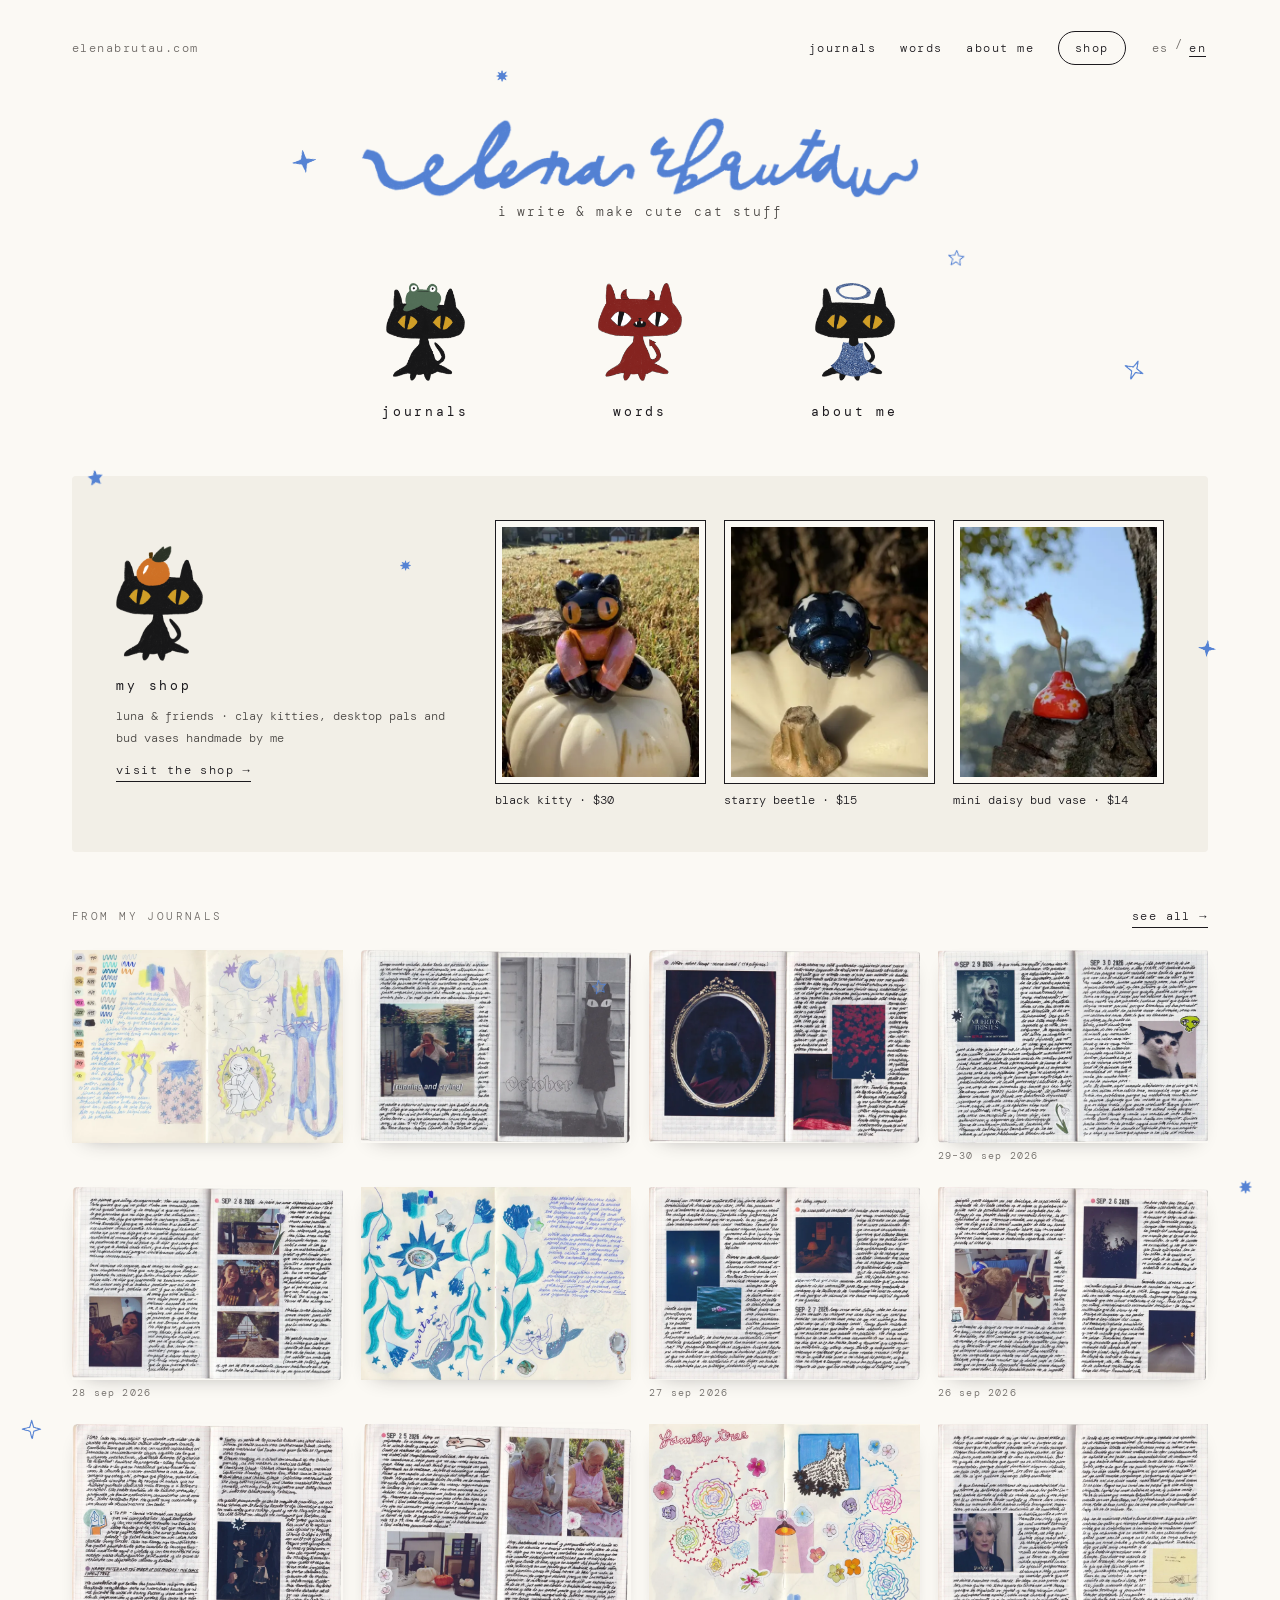
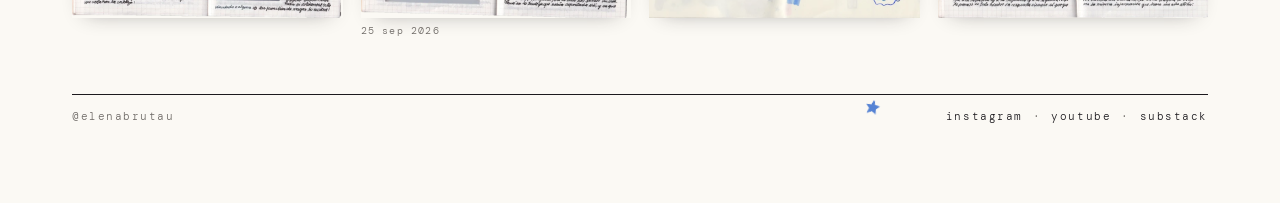
<file: index.html>
<!doctype html>
<html lang="en" data-lang="en">
<head>
<meta charset="utf-8">
<meta name="viewport" content="width=device-width, initial-scale=1">
<title>elena brutau</title>
<meta name="description" content="I write & make cute cat stuff. Journals, words and luna & friends — clay and stickers made by hand.">
<link rel="icon" href="img/v2/gato-rana.png">
<meta property="og:title" content="elena brutau">
<meta property="og:description" content="I write & make cute cat stuff. Journals, words and luna & friends — clay and stickers made by hand.">
<meta property="og:image" content="https://elenabrutau.com/img/v2/nombre.png">
<link rel="preconnect" href="https://fonts.googleapis.com">
<link rel="preconnect" href="https://fonts.gstatic.com" crossorigin>
<link href="https://fonts.googleapis.com/css2?family=DM+Mono:wght@300;400&display=swap" rel="stylesheet">
<link rel="stylesheet" href="site.css?v=20261015b">
</head>
<body>
<main class="pagina">
<img class="estrella" src="img/v2/estrella-e8.png" alt="" aria-hidden="true" style="width:12px;top:70px;left:38%">
<img class="estrella" src="img/v2/estrella-e4.png" alt="" aria-hidden="true" style="width:24px;top:150px;left:21%;transform:rotate(-8deg)">
<img class="estrella" src="img/v2/estrella-e5l.png" alt="" aria-hidden="true" style="width:16px;top:250px;right:23%;transform:rotate(10deg)">
<img class="estrella lejos" src="img/v2/estrella-e4l.png" alt="" aria-hidden="true" style="width:20px;top:360px;right:8%;transform:rotate(14deg)">
<img class="estrella lejos" src="img/v2/estrella-e5.png" alt="" aria-hidden="true" style="width:15px;top:470px;left:4%;transform:rotate(-12deg)">
<img class="estrella lejos" src="img/v2/estrella-e8.png" alt="" aria-hidden="true" style="width:11px;top:560px;left:30%">
<img class="estrella lejos" src="img/v2/estrella-e4.png" alt="" aria-hidden="true" style="width:18px;top:640px;right:2%;transform:rotate(6deg)">
<img class="estrella lejos" src="img/v2/estrella-e5l.png" alt="" aria-hidden="true" style="width:14px;top:980px;left:46%;transform:rotate(-4deg)">
<img class="estrella lejos" src="img/v2/estrella-e8.png" alt="" aria-hidden="true" style="width:13px;top:1180px;right:-1%">
<img class="estrella lejos" src="img/v2/estrella-e4l.png" alt="" aria-hidden="true" style="width:19px;top:1420px;left:-1.5%;transform:rotate(-10deg)">
<img class="estrella lejos" src="img/v2/estrella-e5.png" alt="" aria-hidden="true" style="width:14px;top:1700px;right:30%;transform:rotate(8deg)">
<header class="menu">
<span class="sitio">elenabrutau.com</span>
<nav aria-label="main"><ul>
<li><a href="journals.html"><span class="es">journals</span><span class="en">journals</span></a></li>
<li><a href="words.html"><span class="es">words</span><span class="en">words</span></a></li>
<li><a href="about.html"><span class="es">about me</span><span class="en">about me</span></a></li>
<li><a class="boton-tienda" href="shop.html"><span class="es">shop</span><span class="en">shop</span></a></li>
<li class="idiomas" aria-label="language"><button type="button" data-idioma="es">es</button>/<button type="button" data-idioma="en">en</button></li>
</ul></nav>
</header>
<section class="cabeza">
<h1><img src="img/v2/nombre.png" alt="elena brutau" width="1200" height="178"></h1>
<p><span class="es">escribo y creo gatitos</span><span class="en">i write &amp; make cute cat stuff</span></p>
</section>
<nav class="guardianes" aria-label="sections">
<a class="guardian" href="journals.html"><span class="gato"><img src="img/v2/gato-rana.png" alt="" width="566" height="700"></span><span class="titulo-seccion">journals</span></a>
<a class="guardian" href="words.html"><span class="gato"><img src="img/v2/gato-diablo.png" alt="" width="600" height="700"></span><span class="titulo-seccion">words</span></a>
<a class="guardian" href="about.html"><span class="gato"><img src="img/v2/gato-angel.png" alt="" width="573" height="700"></span><span class="titulo-seccion">about me</span></a>
</nav>
<section class="franja-tienda" aria-label="shop">
<div class="lado">
<img src="img/v2/gato-naranja.png" alt="" width="528" height="700">
<h2><span class="es">mi tienda</span><span class="en">my shop</span></h2>
<p><span class="es">luna &amp; friends · gatitos, desktop pals y floreritos de clay hechos a mano por mí</span><span class="en">luna &amp; friends · clay kitties, desktop pals and bud vases handmade by me</span></p>
<a class="enlace-linea" href="shop.html"><span class="es">ver la tienda →</span><span class="en">visit the shop →</span></a>
</div>
<div class="productos">
<a class="producto" href="shop.html"><span class="foto real"><img src="img/tienda/gatito-1-mini.webp" alt="" loading="lazy" width="440" height="550"></span><span><span class="es">gatito negro · $30</span><span class="en">black kitty · $30</span></span></a>
<a class="producto" href="shop.html"><span class="foto real"><img src="img/tienda/escarabajo-1-mini.webp" alt="" loading="lazy" width="440" height="550"></span><span><span class="es">escarabajo de estrellas · $15</span><span class="en">starry beetle · $15</span></span></a>
<a class="producto" href="shop.html"><span class="foto real"><img src="img/tienda/margaritas-1-mini.webp" alt="" loading="lazy" width="440" height="550"></span><span><span class="es">mini florerito de margaritas · $14</span><span class="en">mini daisy bud vase · $14</span></span></a>
</div>
</section>
<section aria-label="journal">
<div class="encabezado-fila" style="margin-bottom:22px"><p><span class="es">de mis libretas</span><span class="en">from my journals</span></p><a class="enlace-linea" href="journals.html"><span class="es">ver todas →</span><span class="en">see all →</span></a></div>
<div class="paginas" data-diario data-limite="12"></div>
</section>
<footer class="pie">
<span>@elenabrutau</span>
<nav aria-label="social"><a href="https://www.instagram.com/elenabrutau/" target="_blank" rel="noopener">instagram</a> · <a href="https://www.youtube.com/@elenabrutau" target="_blank" rel="noopener">youtube</a> · <a href="https://elenabrutau.substack.com" target="_blank" rel="noopener">substack</a></nav>
</footer>
</main>
<script src="diario.js?v=20261015"></script>
<script src="site.js?v=20261015"></script>
</body>
</html>
</file>
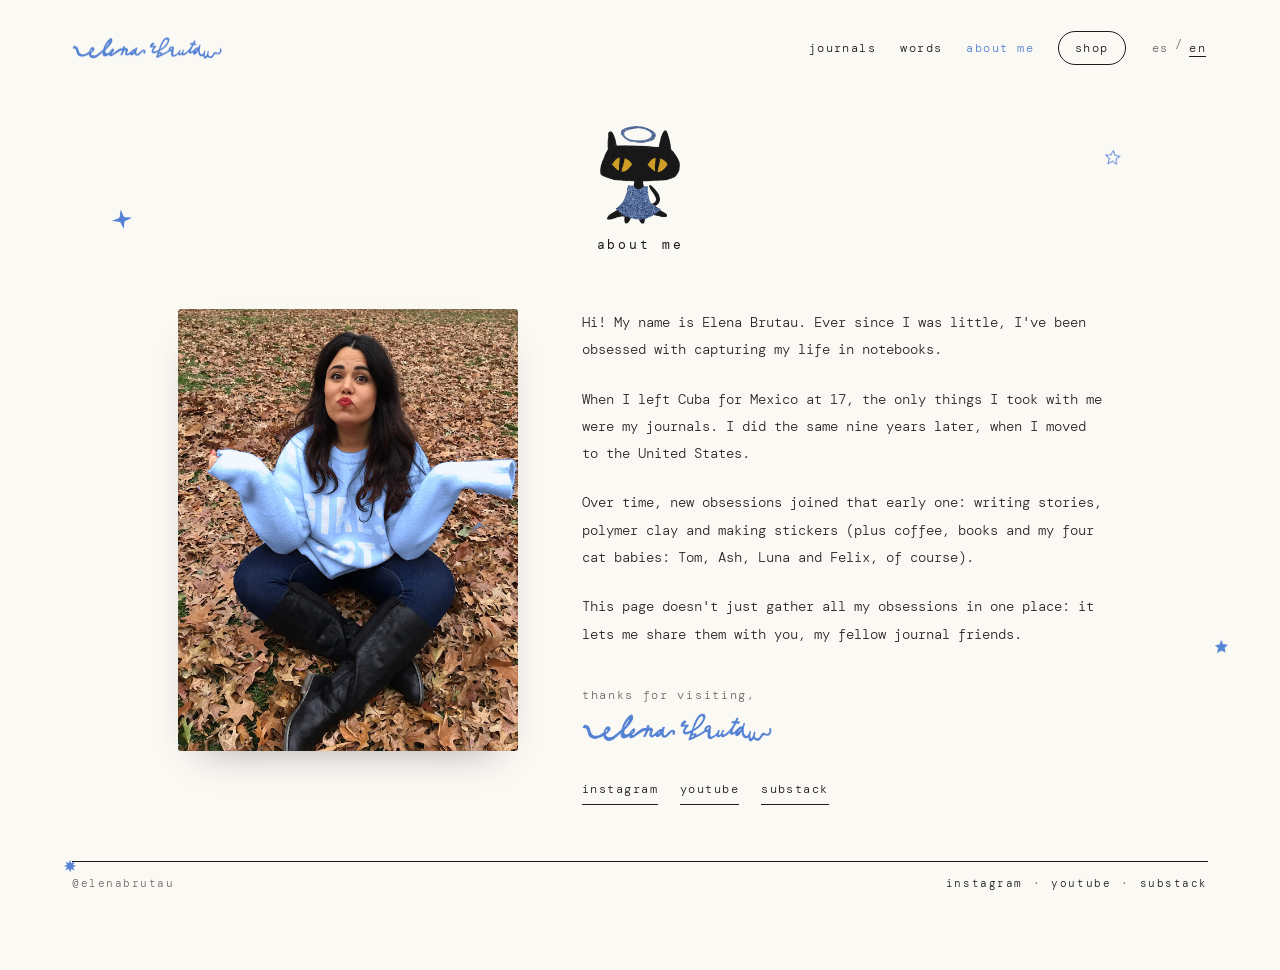
<file: about.html>
<!doctype html>
<html lang="en" data-lang="en">
<head>
<meta charset="utf-8">
<meta name="viewport" content="width=device-width, initial-scale=1">
<title>about me · elena brutau</title>
<meta name="description" content="Hi! I'm Elena Brutau. I capture my life in notebooks, write stories, and make polymer clay pieces and stickers.">
<link rel="icon" href="img/v2/gato-rana.png">
<meta property="og:title" content="about me · elena brutau">
<meta property="og:description" content="Hi! I'm Elena Brutau. I capture my life in notebooks, write stories, and make polymer clay pieces and stickers.">
<meta property="og:image" content="https://elenabrutau.com/img/v2/nombre.png">
<link rel="preconnect" href="https://fonts.googleapis.com">
<link rel="preconnect" href="https://fonts.gstatic.com" crossorigin>
<link href="https://fonts.googleapis.com/css2?family=DM+Mono:wght@300;400&display=swap" rel="stylesheet">
<link rel="stylesheet" href="site.css?v=20261015">
</head>
<body>
<main class="pagina">
<img class="estrella" src="img/v2/estrella-e4.png" alt="" aria-hidden="true" style="width:20px;top:210px;left:6%;transform:rotate(-8deg)">
<img class="estrella" src="img/v2/estrella-e5l.png" alt="" aria-hidden="true" style="width:15px;top:150px;right:10%;transform:rotate(10deg)">
<img class="estrella lejos" src="img/v2/estrella-e8.png" alt="" aria-hidden="true" style="width:12px;top:860px;left:2%">
<img class="estrella lejos" src="img/v2/estrella-e5.png" alt="" aria-hidden="true" style="width:13px;top:640px;right:1%;transform:rotate(-6deg)">
<header class="menu">
<a class="logo" href="./"><img src="img/v2/nombre.png" alt="elena brutau · home" width="1200" height="178"></a>
<nav aria-label="main"><ul>
<li><a href="journals.html"><span class="es">journals</span><span class="en">journals</span></a></li>
<li><a href="words.html"><span class="es">words</span><span class="en">words</span></a></li>
<li><a href="about.html" aria-current="page"><span class="es">about me</span><span class="en">about me</span></a></li>
<li><a class="boton-tienda" href="shop.html"><span class="es">shop</span><span class="en">shop</span></a></li>
<li class="idiomas" aria-label="language"><button type="button" data-idioma="es">es</button>/<button type="button" data-idioma="en">en</button></li>
</ul></nav>
</header>
<header class="cabeza-seccion">
<img src="img/v2/gato-angel.png" alt="" width="573" height="700">
<h1>about me</h1>
</header>
<section class="sobre">
<figure class="foto"><img src="img/v2/elena.jpg" width="1200" height="1559" data-alt-es="Elena sentada sobre hojas de otoño con un suéter azul" data-alt-en="Elena sitting on autumn leaves in a blue sweater" alt="Elena sitting on autumn leaves in a blue sweater"></figure>
<div class="texto">
<p><span class="es">¡Hola! Me llamo Elena Brutau. Desde pequeña he estado obsesionada con plasmar mi vida en libretas.</span><span class="en">Hi! My name is Elena Brutau. Ever since I was little, I've been obsessed with capturing my life in notebooks.</span></p>
<p><span class="es">Cuando me fui de Cuba a México a los 17, lo único que me llevé fueron mis diarios. Hice lo mismo nueve años más tarde, cuando vine a vivir a Estados Unidos.</span><span class="en">When I left Cuba for Mexico at 17, the only things I took with me were my journals. I did the same nine years later, when I moved to the United States.</span></p>
<p><span class="es">A esa obsesión temprana se le han sumado algunas nuevas: escribir historias, el polymer clay y hacer stickers (además del café, los libros y mis four cat babies: Tom, Ash, Luna y Félix, por supuesto).</span><span class="en">Over time, new obsessions joined that early one: writing stories, polymer clay and making stickers (plus coffee, books and my four cat babies: Tom, Ash, Luna and Felix, of course).</span></p>
<p><span class="es">Esta página no solo agrupa todas mis obsesiones: también me permite compartirlas con ustedes, mis fellow journal friends.</span><span class="en">This page doesn't just gather all my obsessions in one place: it lets me share them with you, my fellow journal friends.</span></p>
<div class="firma"><span><span class="es">gracias por visitarme,</span><span class="en">thanks for visiting,</span></span><img src="img/v2/nombre.png" alt="elena brutau" width="1200" height="178"></div>
<div class="redes" style="font-size:12px;letter-spacing:.14em"><a class="enlace-linea" href="https://www.instagram.com/elenabrutau/" target="_blank" rel="noopener">instagram</a><a class="enlace-linea" href="https://www.youtube.com/@elenabrutau" target="_blank" rel="noopener">youtube</a><a class="enlace-linea" href="https://elenabrutau.substack.com" target="_blank" rel="noopener">substack</a></div>
</div>
</section>
<footer class="pie">
<span>@elenabrutau</span>
<nav aria-label="social"><a href="https://www.instagram.com/elenabrutau/" target="_blank" rel="noopener">instagram</a> · <a href="https://www.youtube.com/@elenabrutau" target="_blank" rel="noopener">youtube</a> · <a href="https://elenabrutau.substack.com" target="_blank" rel="noopener">substack</a></nav>
</footer>
</main>
<script src="site.js?v=20261015"></script>
</body>
</html>
</file>
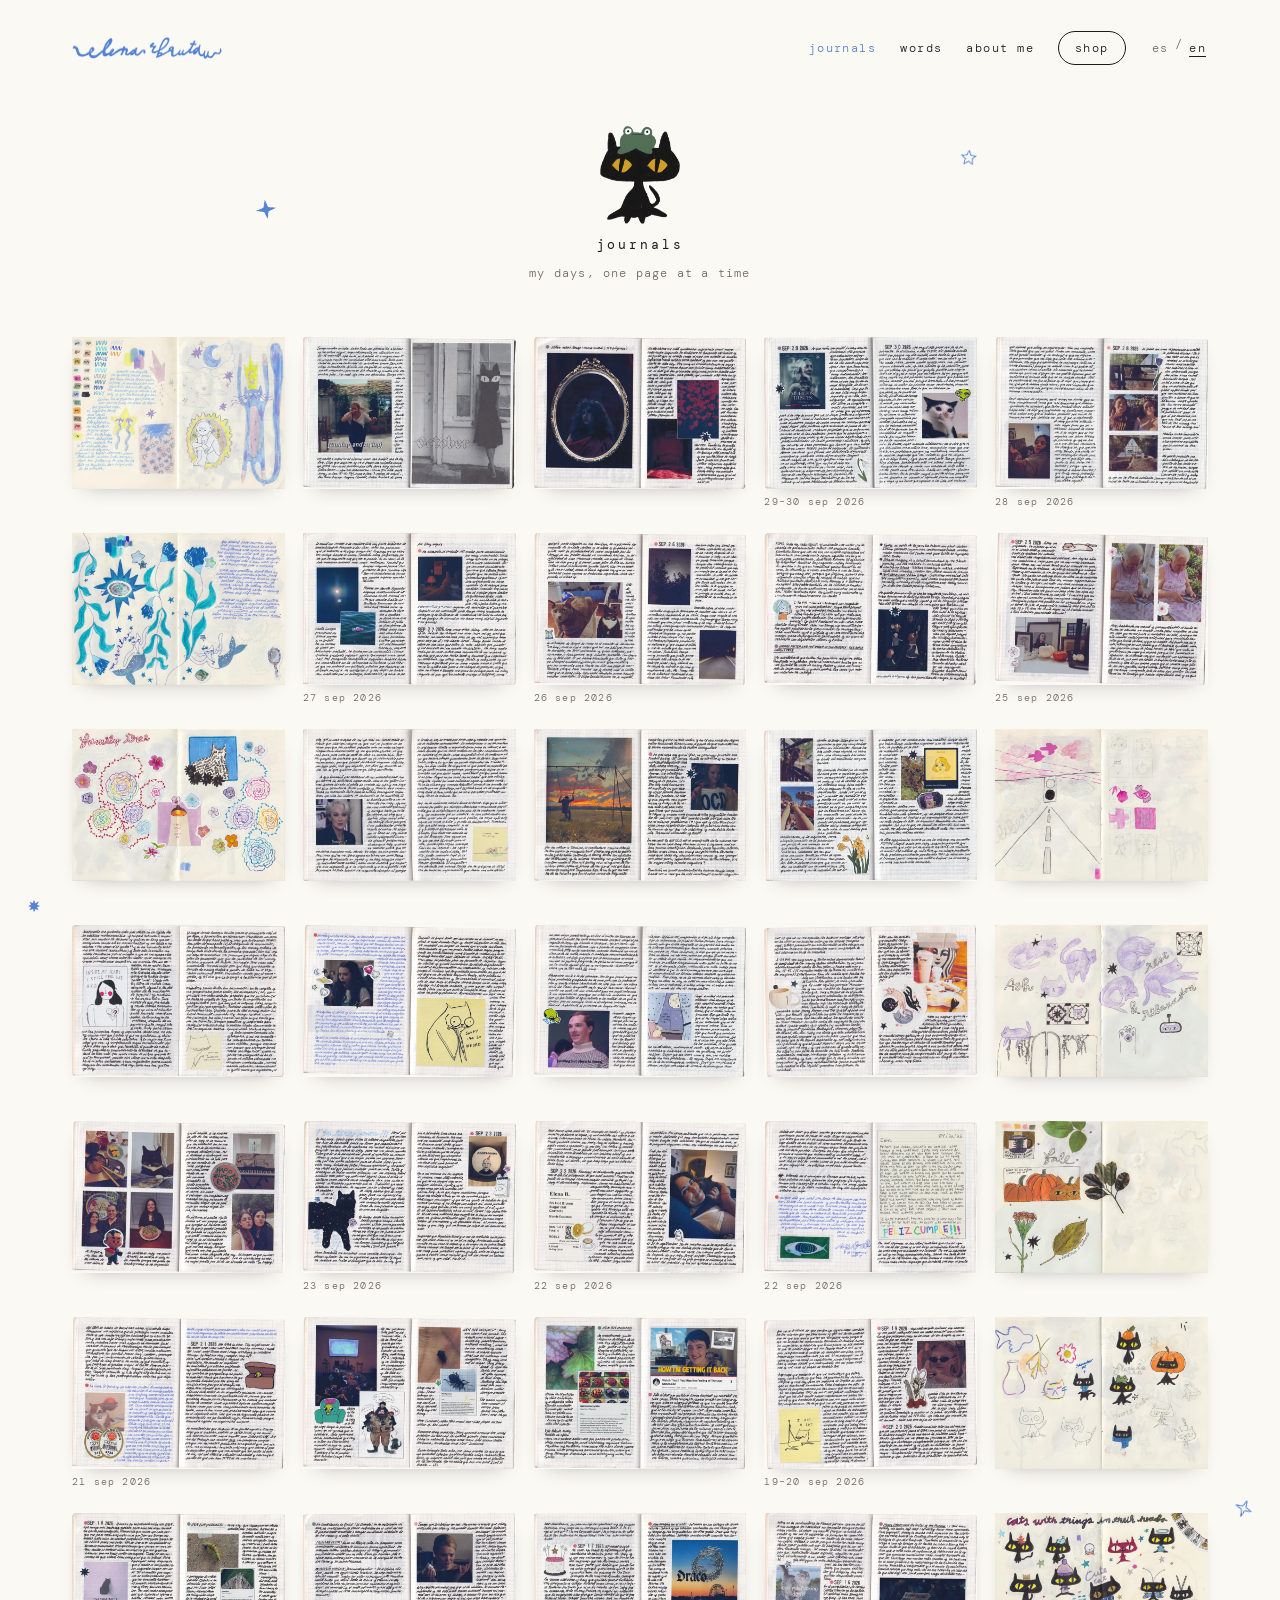
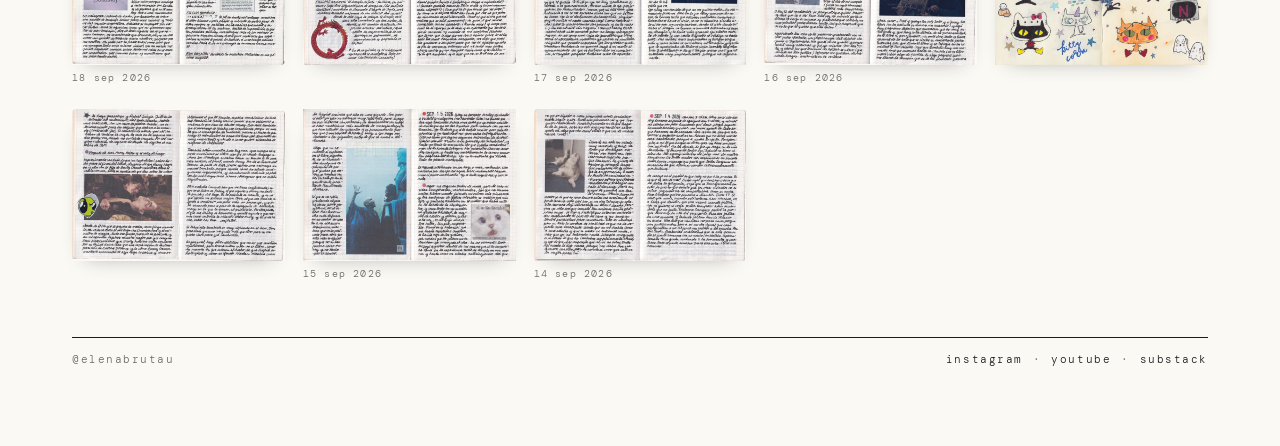
<file: journals.html>
<!doctype html>
<html lang="en" data-lang="en">
<head>
<meta charset="utf-8">
<meta name="viewport" content="width=device-width, initial-scale=1">
<title>journals · elena brutau</title>
<meta name="description" content="My days, one page at a time — scanned pages from my journals.">
<link rel="icon" href="img/v2/gato-rana.png">
<meta property="og:title" content="journals · elena brutau">
<meta property="og:description" content="My days, one page at a time — scanned pages from my journals.">
<meta property="og:image" content="https://elenabrutau.com/img/v2/nombre.png">
<link rel="preconnect" href="https://fonts.googleapis.com">
<link rel="preconnect" href="https://fonts.gstatic.com" crossorigin>
<link href="https://fonts.googleapis.com/css2?family=DM+Mono:wght@300;400&display=swap" rel="stylesheet">
<link rel="stylesheet" href="site.css?v=20261015b">
</head>
<body>
<main class="pagina">
<img class="estrella" src="img/v2/estrella-e4.png" alt="" aria-hidden="true" style="width:20px;top:200px;left:18%;transform:rotate(-8deg)">
<img class="estrella" src="img/v2/estrella-e5l.png" alt="" aria-hidden="true" style="width:15px;top:150px;right:22%;transform:rotate(10deg)">
<img class="estrella lejos" src="img/v2/estrella-e8.png" alt="" aria-hidden="true" style="width:12px;top:900px;left:-1%">
<img class="estrella lejos" src="img/v2/estrella-e4l.png" alt="" aria-hidden="true" style="width:17px;top:1500px;right:-1%;transform:rotate(14deg)">
<header class="menu">
<a class="logo" href="./"><img src="img/v2/nombre.png" alt="elena brutau · home" width="1200" height="178"></a>
<nav aria-label="main"><ul>
<li><a href="journals.html" aria-current="page"><span class="es">journals</span><span class="en">journals</span></a></li>
<li><a href="words.html"><span class="es">words</span><span class="en">words</span></a></li>
<li><a href="about.html"><span class="es">about me</span><span class="en">about me</span></a></li>
<li><a class="boton-tienda" href="shop.html"><span class="es">shop</span><span class="en">shop</span></a></li>
<li class="idiomas" aria-label="language"><button type="button" data-idioma="es">es</button>/<button type="button" data-idioma="en">en</button></li>
</ul></nav>
</header>
<header class="cabeza-seccion">
<img src="img/v2/gato-rana.png" alt="" width="566" height="700">
<h1>journals</h1>
<p><span class="es">mis días, una página a la vez</span><span class="en">my days, one page at a time</span></p>
</header>
<div class="paginas muchas" data-diario></div>
<footer class="pie">
<span>@elenabrutau</span>
<nav aria-label="social"><a href="https://www.instagram.com/elenabrutau/" target="_blank" rel="noopener">instagram</a> · <a href="https://www.youtube.com/@elenabrutau" target="_blank" rel="noopener">youtube</a> · <a href="https://elenabrutau.substack.com" target="_blank" rel="noopener">substack</a></nav>
</footer>
</main>
<script src="diario.js?v=20261015b"></script>
<script src="site.js?v=20261015b"></script>
</body>
</html>
</file>
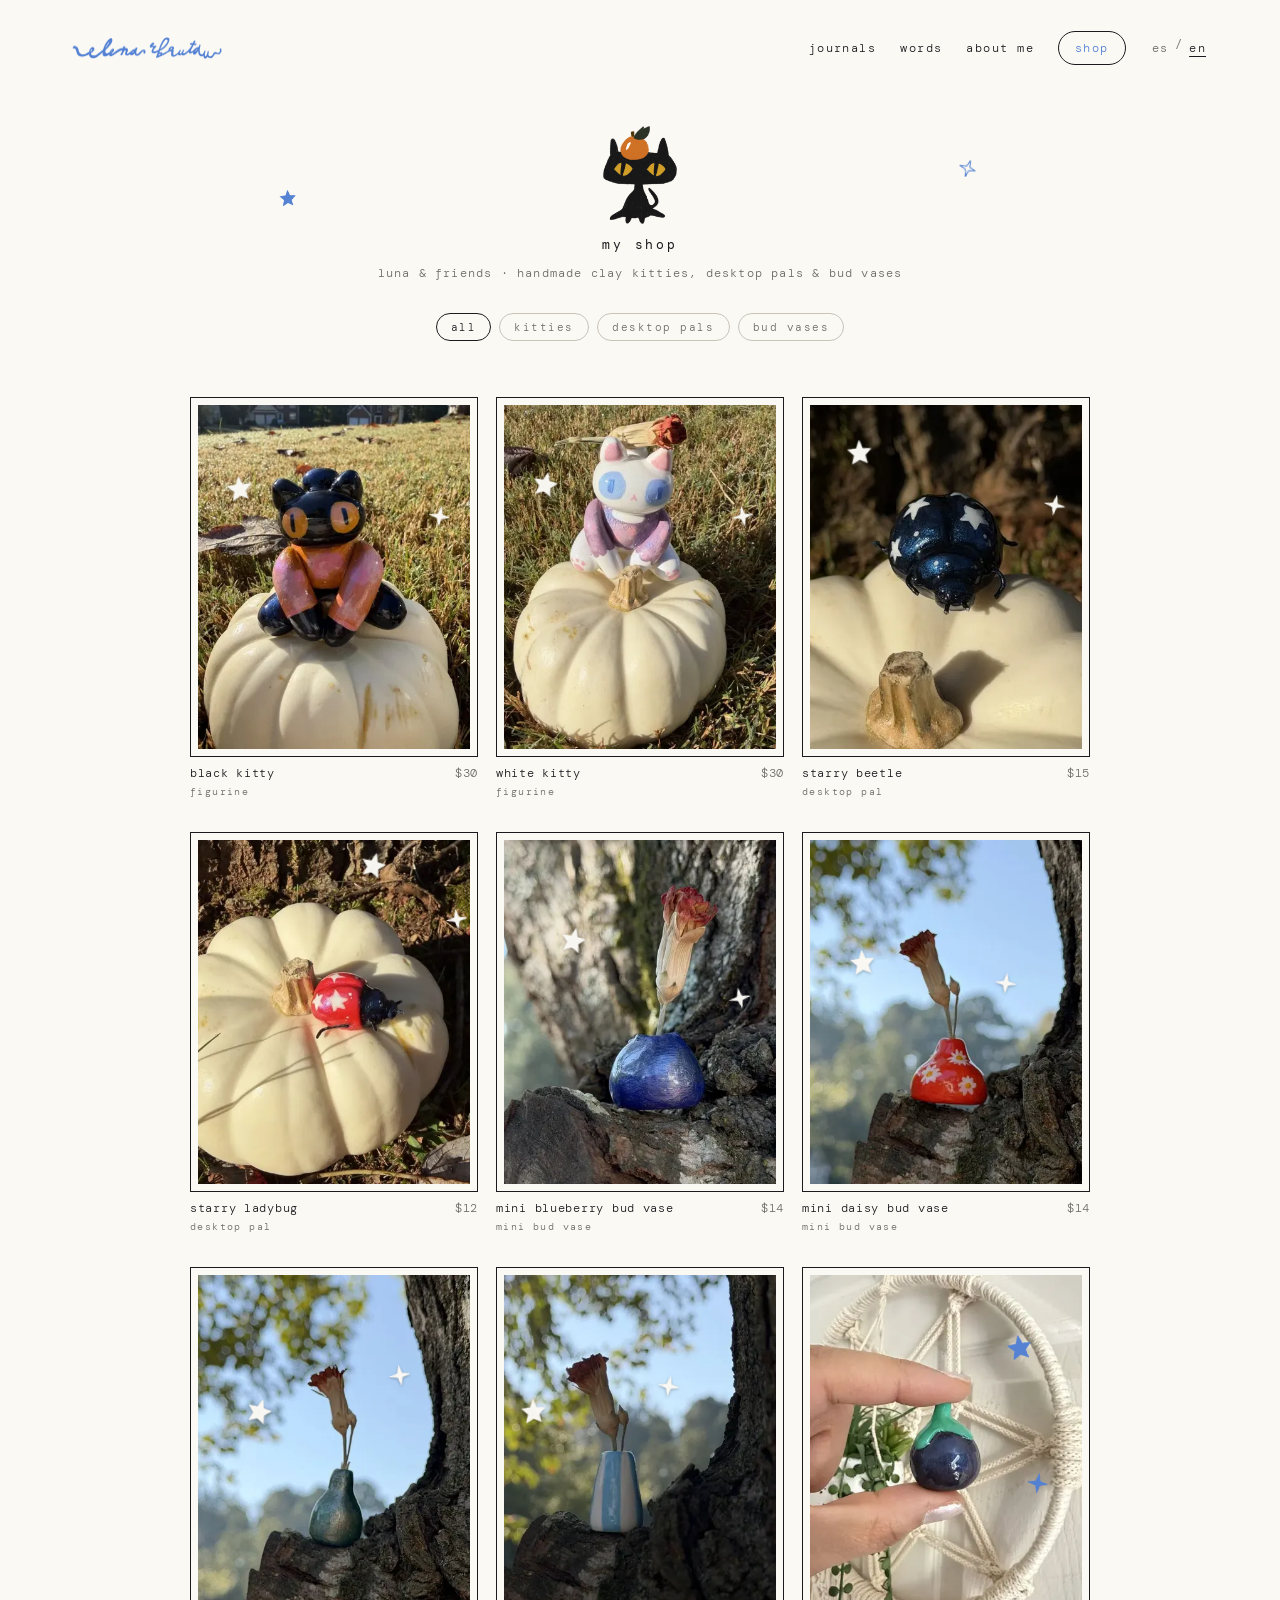
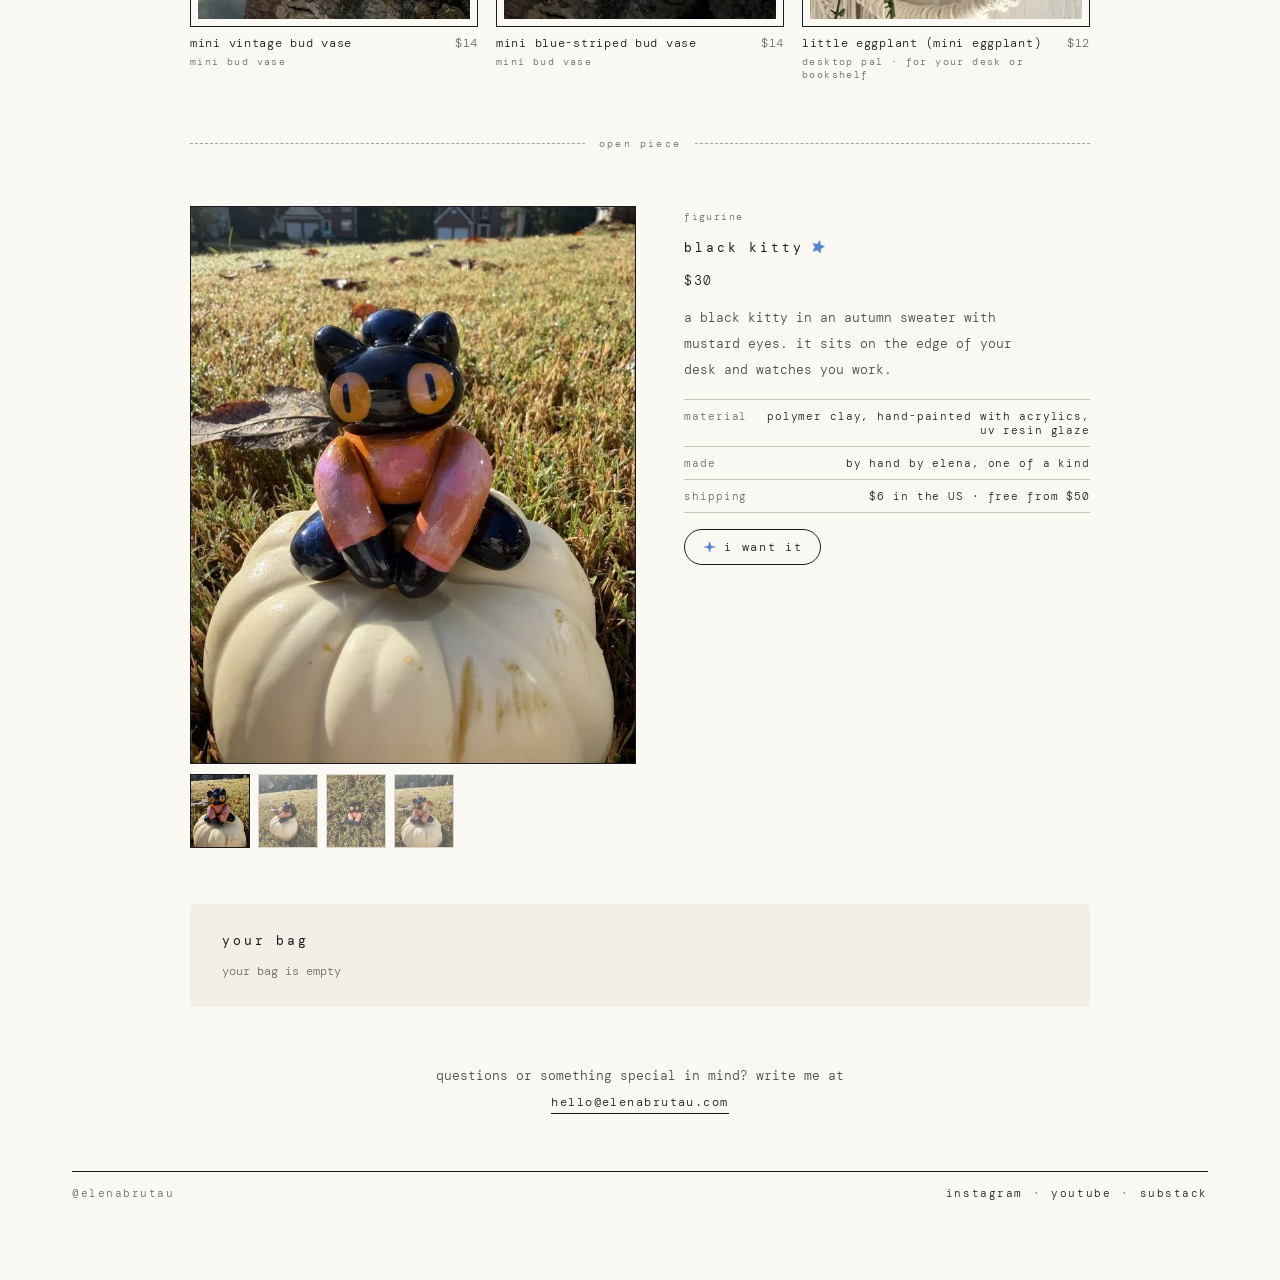
<file: shop.html>
<!doctype html>
<html lang="en" data-lang="en">
<head>
<meta charset="utf-8">
<meta name="viewport" content="width=device-width, initial-scale=1">
<title>shop · luna & friends · elena brutau</title>
<meta name="description" content="luna & friends — clay pieces and stickers handmade by Elena Brutau.">
<link rel="icon" href="img/v2/gato-rana.png">
<meta property="og:title" content="shop · luna & friends · elena brutau">
<meta property="og:description" content="luna & friends — clay pieces and stickers handmade by Elena Brutau.">
<meta property="og:image" content="https://elenabrutau.com/img/v2/nombre.png">
<link rel="preconnect" href="https://fonts.googleapis.com">
<link rel="preconnect" href="https://fonts.gstatic.com" crossorigin>
<link href="https://fonts.googleapis.com/css2?family=DM+Mono:wght@300;400&display=swap" rel="stylesheet">
<link rel="stylesheet" href="site.css?v=20261015c">
</head>
<body>
<main class="pagina">
<img class="estrella" src="img/v2/estrella-e5.png" alt="" aria-hidden="true" style="width:16px;top:190px;left:20%;transform:rotate(-8deg)">
<img class="estrella" src="img/v2/estrella-e4l.png" alt="" aria-hidden="true" style="width:17px;top:160px;right:22%;transform:rotate(10deg)">
<header class="menu">
<a class="logo" href="./"><img src="img/v2/nombre.png" alt="elena brutau · home" width="1200" height="178"></a>
<nav aria-label="main"><ul>
<li><a href="journals.html"><span class="es">journals</span><span class="en">journals</span></a></li>
<li><a href="words.html"><span class="es">words</span><span class="en">words</span></a></li>
<li><a href="about.html"><span class="es">about me</span><span class="en">about me</span></a></li>
<li><a class="boton-tienda" href="shop.html" aria-current="page"><span class="es">shop</span><span class="en">shop</span></a></li>
<li class="idiomas" aria-label="language"><button type="button" data-idioma="es">es</button>/<button type="button" data-idioma="en">en</button></li>
</ul></nav>
</header>
<header class="cabeza-seccion">
<img src="img/v2/gato-naranja.png" alt="" width="528" height="700">
<h1><span class="es">mi tienda</span><span class="en">my shop</span></h1>
<p><span class="es">luna &amp; friends · gatitos, desktop pals y floreritos de clay hechos a mano</span><span class="en">luna &amp; friends · handmade clay kitties, desktop pals &amp; bud vases</span></p>
</header>
<p class="gracias" id="gracias" role="status" hidden></p>
<div class="filtros" role="group" aria-label="filter">
<button type="button" data-f="todo" aria-pressed="true">todo</button>
<button type="button" data-f="gatitos" aria-pressed="false">gatitos</button>
<button type="button" data-f="pals" aria-pressed="false">desktop pals</button>
<button type="button" data-f="floreritos" aria-pressed="false">floreritos</button>
</div>
<div class="tienda" id="rejilla"></div>
<div class="sep" id="abierta"><span>al abrir una pieza</span></div>
<section class="ficha" id="ficha" aria-live="polite"></section>
<aside class="bolsa" id="bolsa" aria-live="polite"></aside>
<p class="pronto"><span class="es">¿preguntas o algo especial? escríbeme a</span><span class="en">questions or something special in mind? write me at</span> <a class="enlace-linea" href="mailto:hello@elenabrutau.com">hello@elenabrutau.com</a></p>
<footer class="pie">
<span>@elenabrutau</span>
<nav aria-label="social"><a href="https://www.instagram.com/elenabrutau/" target="_blank" rel="noopener">instagram</a> · <a href="https://www.youtube.com/@elenabrutau" target="_blank" rel="noopener">youtube</a> · <a href="https://elenabrutau.substack.com" target="_blank" rel="noopener">substack</a></nav>
</footer>
</main>
<script src="site.js?v=20261015"></script>
<script src="tienda.js?v=20261015e"></script>
</body>
</html>
</file>
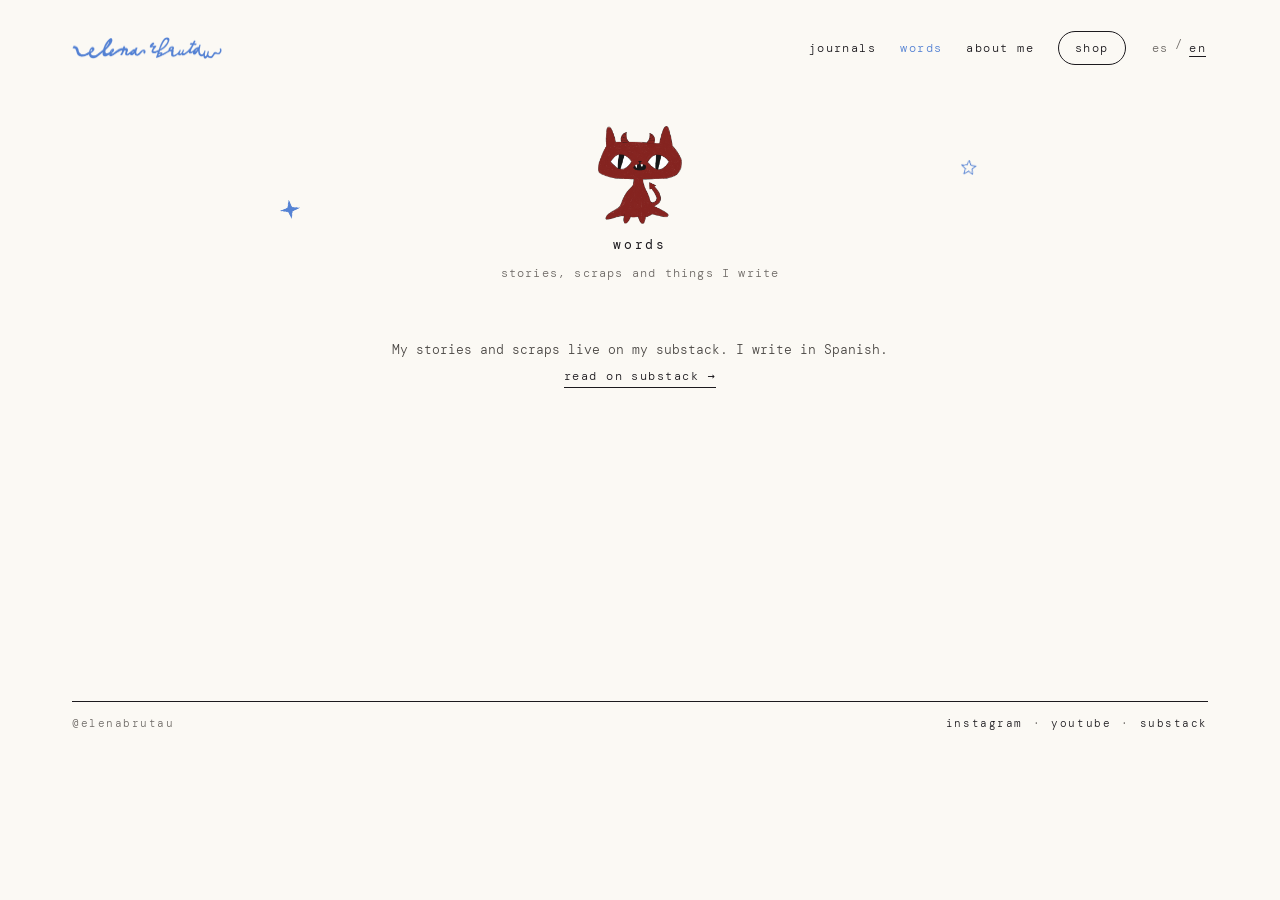
<file: words.html>
<!doctype html>
<html lang="en" data-lang="en">
<head>
<meta charset="utf-8">
<meta name="viewport" content="width=device-width, initial-scale=1">
<title>words · elena brutau</title>
<meta name="description" content="Stories, scraps and things I write.">
<link rel="icon" href="img/v2/gato-rana.png">
<meta property="og:title" content="words · elena brutau">
<meta property="og:description" content="Stories, scraps and things I write.">
<meta property="og:image" content="https://elenabrutau.com/img/v2/nombre.png">
<link rel="preconnect" href="https://fonts.googleapis.com">
<link rel="preconnect" href="https://fonts.gstatic.com" crossorigin>
<link href="https://fonts.googleapis.com/css2?family=DM+Mono:wght@300;400&display=swap" rel="stylesheet">
<link rel="stylesheet" href="site.css?v=20261015">
</head>
<body>
<main class="pagina">
<img class="estrella" src="img/v2/estrella-e4.png" alt="" aria-hidden="true" style="width:20px;top:200px;left:20%;transform:rotate(-8deg)">
<img class="estrella" src="img/v2/estrella-e5l.png" alt="" aria-hidden="true" style="width:15px;top:160px;right:22%;transform:rotate(10deg)">
<header class="menu">
<a class="logo" href="./"><img src="img/v2/nombre.png" alt="elena brutau · home" width="1200" height="178"></a>
<nav aria-label="main"><ul>
<li><a href="journals.html"><span class="es">journals</span><span class="en">journals</span></a></li>
<li><a href="words.html" aria-current="page"><span class="es">words</span><span class="en">words</span></a></li>
<li><a href="about.html"><span class="es">about me</span><span class="en">about me</span></a></li>
<li><a class="boton-tienda" href="shop.html"><span class="es">shop</span><span class="en">shop</span></a></li>
<li class="idiomas" aria-label="language"><button type="button" data-idioma="es">es</button>/<button type="button" data-idioma="en">en</button></li>
</ul></nav>
</header>
<header class="cabeza-seccion">
<img src="img/v2/gato-diablo.png" alt="" width="600" height="700">
<h1>words</h1>
<p><span class="es">cuentos, retazos y cosas que escribo</span><span class="en">stories, scraps and things I write</span></p>
</header>
<p class="pronto"><span class="es">Mis cuentos y retazos viven en mi substack. Escribo en español.</span><span class="en">My stories and scraps live on my substack. I write in Spanish.</span><br><a class="enlace-linea" href="https://elenabrutau.substack.com" target="_blank" rel="noopener"><span class="es">leer en substack →</span><span class="en">read on substack →</span></a></p>
<div style="height:200px"></div>
<footer class="pie">
<span>@elenabrutau</span>
<nav aria-label="social"><a href="https://www.instagram.com/elenabrutau/" target="_blank" rel="noopener">instagram</a> · <a href="https://www.youtube.com/@elenabrutau" target="_blank" rel="noopener">youtube</a> · <a href="https://elenabrutau.substack.com" target="_blank" rel="noopener">substack</a></nav>
</footer>
</main>
<script src="site.js?v=20261015"></script>
</body>
</html>
</file>
<file: site.css>
/* elenabrutau.com — reglas: el azul es la mano de Elena (nombre y estrellitas), los gatos son negros, lo demás es máquina de escribir. */
:root {
  --papel: #FBF9F4;
  --papel-2: #F2EFE7;
  --tinta: #1C1A1E;
  --gris: #6E6A66;
  --gris-2: #4A4744;
  --azul: #5381D3;
  --letra: 'DM Mono', ui-monospace, monospace;
}
* { box-sizing: border-box; }
html { -webkit-text-size-adjust: 100%; }
body {
  margin: 0; background: var(--papel); color: var(--tinta);
  font-family: var(--letra); font-weight: 300;
}
a { color: var(--tinta); text-decoration: none; transition: color .2s; }
a:hover, a:focus-visible { color: var(--azul); }
img { max-width: 100%; }
.sr-only { position: absolute; width: 1px; height: 1px; overflow: hidden; clip: rect(0 0 0 0); white-space: nowrap; }

.pagina { position: relative; max-width: 1200px; margin: 0 auto; padding: 36px 32px 80px; display: flex; flex-direction: column; gap: 56px; }

/* menú */
.menu { display: flex; flex-wrap: wrap; justify-content: space-between; align-items: center; gap: 18px; font-size: 12px; letter-spacing: .12em; }
.menu .sitio { color: var(--gris); }
.menu .logo img { display: block; width: 150px; height: auto; }
.menu ul { display: flex; flex-wrap: wrap; align-items: center; gap: 24px; margin: 0; padding: 0; list-style: none; }
.menu a[aria-current="page"] { color: var(--azul); }
.menu .boton-tienda { border: .5px solid var(--tinta); border-radius: 999px; padding: 8px 16px; }
.idiomas { display: flex; gap: 4px; color: var(--gris); }
.idiomas button { font: inherit; letter-spacing: inherit; color: var(--gris); background: none; border: 0; padding: 4px 2px; cursor: pointer; }
.idiomas button[aria-pressed="true"] { color: var(--tinta); text-decoration: underline; text-underline-offset: 4px; }

/* portada */
.cabeza { display: flex; flex-direction: column; align-items: center; gap: 2px; text-align: center; }
.cabeza h1 { margin: 0; }
.cabeza h1 img { display: block; width: min(560px, 82vw); height: auto; }
.cabeza p { margin: 2px 0 0; font-size: 13px; letter-spacing: .14em; color: var(--gris-2); }

.guardianes { display: grid; grid-template-columns: repeat(3, minmax(0, 1fr)); gap: 24px; max-width: 620px; width: 100%; margin: 0 auto; }
.guardian { display: flex; flex-direction: column; align-items: center; gap: 8px; text-align: center; }
.guardian .gato { height: 105px; display: flex; align-items: flex-end; }
.guardian .gato img { max-height: 98px; width: auto; transition: transform .25s; }
.guardian:hover .gato img { transform: translateY(-4px) rotate(-3deg); }
.titulo-seccion { margin-top: 14px; font-size: 13px; letter-spacing: .22em; text-transform: lowercase; color: inherit; font-weight: 400; }

/* tienda en portada */
.franja-tienda { background: var(--papel-2); border-radius: 4px; padding: 44px; display: flex; flex-wrap: wrap; gap: 44px; align-items: center; }
.franja-tienda .lado { flex: 1 1 240px; display: flex; flex-direction: column; align-items: flex-start; gap: 12px; }
.franja-tienda .lado img { height: 115px; width: auto; }
.franja-tienda h2 { margin: 4px 0 0; font-weight: 400; font-size: 13px; letter-spacing: .22em; }
.franja-tienda p { margin: 0; font-size: 12px; line-height: 1.8; color: var(--gris-2); }
.enlace-linea { font-size: 12px; letter-spacing: .12em; border-bottom: .5px solid currentColor; padding-bottom: 3px; }
.productos { flex: 2 1 480px; display: grid; grid-template-columns: repeat(3, minmax(0, 1fr)); gap: 18px; }
.producto { display: flex; flex-direction: column; gap: 8px; font-size: 12px; }
.producto .foto { aspect-ratio: 4 / 5; background: var(--papel); border: .5px dashed #A9A39A; display: grid; place-items: center; color: var(--gris); font-size: 11px; text-align: center; padding: 10px; }

/* cuadrícula de páginas */
.encabezado-fila { display: flex; flex-wrap: wrap; justify-content: space-between; align-items: baseline; gap: 12px; }
.encabezado-fila p { margin: 0; font-size: 11px; letter-spacing: .22em; text-transform: uppercase; color: var(--gris); }
.paginas { display: grid; grid-template-columns: repeat(auto-fill, minmax(220px, 1fr)); gap: 24px 18px; }
.paginas.muchas { grid-template-columns: repeat(auto-fill, minmax(190px, 1fr)); }
.hoja { display: flex; flex-direction: column; gap: 6px; }
.hoja button { display: block; width: 100%; padding: 0; border: 0; background: none; cursor: zoom-in; }
.hoja img { display: block; width: 100%; height: auto; aspect-ratio: 1.4 / 1; object-fit: cover; box-shadow: 0 8px 20px -14px rgba(28,26,30,.45); transition: transform .25s; }
.hoja button:hover img, .hoja button:focus-visible img { transform: translateY(-3px) rotate(-.4deg); }
.hoja span { font-size: 10px; letter-spacing: .12em; color: var(--gris); min-height: 14px; }

/* visor */
.visor { position: fixed; inset: 0; z-index: 50; background: rgba(251,249,244,.97); display: none; flex-direction: column; align-items: center; justify-content: center; gap: 18px; padding: 20px; }
.visor.abierto { display: flex; }
.visor img { max-width: min(1200px, 94vw); max-height: 80vh; width: auto; height: auto; box-shadow: 0 24px 60px -30px rgba(28,26,30,.5); }
.visor .controles { display: flex; align-items: center; gap: 20px; font-size: 12px; letter-spacing: .14em; color: var(--gris); }
.visor button { width: 44px; height: 44px; border: .5px solid var(--tinta); border-radius: 999px; background: var(--papel); font: inherit; font-size: 16px; color: var(--tinta); cursor: pointer; }
.visor button:hover, .visor button:focus-visible { color: var(--azul); border-color: var(--azul); }
.visor .fecha { min-width: 110px; text-align: center; }

/* páginas internas */
.cabeza-seccion { display: flex; flex-direction: column; align-items: center; gap: 12px; text-align: center; margin-top: 10px; }
.cabeza-seccion img { height: 98px; width: auto; }
.cabeza-seccion h1 { margin: 0; font-weight: 400; font-size: 13px; letter-spacing: .22em; text-transform: lowercase; }
.cabeza-seccion p { margin: 0; font-size: 12px; letter-spacing: .1em; color: var(--gris); }

.sobre { display: flex; flex-wrap: wrap; gap: 64px; align-items: flex-start; justify-content: center; }
.sobre .foto { flex: 0 1 340px; margin: 0; }
.sobre .foto img { display: block; width: 100%; height: auto; border-radius: 3px; box-shadow: 0 18px 40px -24px rgba(28,26,30,.45); }
.sobre .texto { flex: 1 1 360px; max-width: 520px; display: flex; flex-direction: column; gap: 22px; font-size: 14px; line-height: 1.95; color: #2B2928; }
.sobre .texto p { margin: 0; }
.firma { display: flex; flex-direction: column; gap: 6px; margin-top: 14px; }
.firma span { font-size: 12px; letter-spacing: .14em; color: var(--gris); }
.firma img { width: 190px; height: auto; }
.redes { display: flex; flex-wrap: wrap; gap: 22px; margin-top: 14px; }

.pronto { text-align: center; font-size: 13px; line-height: 2; color: var(--gris-2); max-width: 520px; margin: 0 auto; }

/* pie */
.pie { display: flex; flex-wrap: wrap; justify-content: space-between; gap: 16px; font-size: 11px; letter-spacing: .14em; color: var(--gris); border-top: .5px solid var(--tinta); padding-top: 14px; }
.pie nav { display: flex; gap: 10px; }

/* estrellitas */
.estrella { position: absolute; z-index: 2; height: auto; pointer-events: none; }

/* idiomas */
[data-lang="en"] .es, [data-lang="es"] .en { display: none !important; }

@media (max-width: 720px) {
  .pagina { padding: 22px 16px 60px; gap: 40px; }
  .menu { justify-content: center; }
  .menu ul { justify-content: center; gap: 16px; }
  .guardianes { gap: 8px; }
  .guardian .gato { height: 84px; }
  .guardian .gato img { max-height: 78px; }
  .titulo-seccion { font-size: 11px; letter-spacing: .16em; }
  .franja-tienda { padding: 26px 18px; }
  .productos { grid-template-columns: repeat(3, minmax(0, 1fr)); gap: 10px; }
  .paginas, .paginas.muchas { grid-template-columns: repeat(2, minmax(0, 1fr)); gap: 16px 12px; }
  .estrella { display: none; }
  .franja-tienda .lado img { height: 90px; }
  .sobre { gap: 32px; }
}
@media (prefers-reduced-motion: reduce) { * { transition: none !important; } }

/* tienda luna & friends */
.filtros { display: flex; justify-content: center; gap: 8px; flex-wrap: wrap; margin-top: -24px; }
.filtros button { font: inherit; font-size: 11px; letter-spacing: .14em; background: none; color: var(--gris); border: .5px solid #C9C3B8; border-radius: 999px; padding: 6px 14px; cursor: pointer; }
.filtros button[aria-pressed="true"] { color: var(--tinta); border-color: var(--tinta); }
.tienda { max-width: 900px; width: 100%; margin: 0 auto; display: grid; grid-template-columns: repeat(3, minmax(0, 1fr)); gap: 34px 18px; }
.pieza { all: unset; cursor: pointer; display: flex; flex-direction: column; gap: 8px; font-size: 12px; min-width: 0; }
.pieza[hidden] { display: none; }
.pieza .foto { position: relative; display: block; aspect-ratio: 4 / 5; overflow: hidden; background: var(--papel); border: .5px solid var(--tinta); padding: 7px; }
.pieza .foto img.ph { display: block; width: 100%; height: 100%; object-fit: cover; transition: transform .35s; }
.pieza .foto .ph2 { position: absolute; inset: 7px; width: calc(100% - 14px); height: calc(100% - 14px); object-fit: cover; opacity: 0; transition: opacity .35s; }
.pieza:hover .ph2, .pieza:focus-visible .ph2 { opacity: 1; }
.pieza:hover .sticker, .pieza:focus-visible .sticker { opacity: 0; }
.pieza:hover .nombre, .pieza:focus-visible .nombre { color: var(--azul); }
.pieza:focus-visible .foto, .miniaturas button:focus-visible, .filtros button:focus-visible, .cta:focus-visible, .bolsa li button:focus-visible { outline: 1px solid var(--azul); outline-offset: 3px; }
.sticker { position: absolute; z-index: 1; height: auto; pointer-events: none; transition: opacity .25s; }
.sticker.crema { filter: drop-shadow(0 1px 1.5px rgba(28,26,30,.35)); }
.sello { position: absolute; z-index: 2; left: 50%; top: 50%; transform: translate(-50%,-50%) rotate(-6deg); background: var(--papel); border: .5px solid var(--tinta); border-radius: 999px; padding: 6px 14px; font-size: 11px; letter-spacing: .18em; }
.fila { display: flex; justify-content: space-between; gap: 10px; letter-spacing: .06em; }
.precio { font-variant-numeric: tabular-nums; white-space: nowrap; }
.fila .precio { color: var(--gris); }
.sub { font-size: 10px; letter-spacing: .14em; color: var(--gris); margin-top: -4px; }
.sep { display: flex; align-items: center; gap: 14px; color: var(--gris); font-size: 10px; letter-spacing: .22em; max-width: 900px; width: 100%; margin: 0 auto; scroll-margin-top: 20px; }
.sep::before, .sep::after { content: ""; flex: 1; border-top: .5px dashed #A9A39A; }
.ficha { max-width: 900px; width: 100%; margin: 0 auto; display: grid; grid-template-columns: minmax(0, 1.1fr) minmax(0, 1fr); gap: 48px; align-items: start; }
.principal { aspect-ratio: 4 / 5; border: .5px solid var(--tinta); overflow: hidden; background: var(--papel-2); }
.principal img { display: block; width: 100%; height: 100%; object-fit: cover; }
.miniaturas { display: flex; flex-wrap: wrap; gap: 8px; margin-top: 10px; }
.miniaturas button { all: unset; cursor: pointer; width: 58px; aspect-ratio: 4 / 5; border: .5px solid #C9C3B8; overflow: hidden; opacity: .65; }
.miniaturas button[aria-current="true"] { border-color: var(--tinta); opacity: 1; }
.miniaturas img { display: block; width: 100%; height: 100%; object-fit: cover; }
.info { display: flex; flex-direction: column; gap: 16px; padding-top: 4px; }
.info .sub { margin: 0; }
.info h2, .bolsa h2 { margin: 0; font-weight: 400; font-size: 13px; letter-spacing: .22em; }
.info h2 .st { width: 13px; vertical-align: -1px; margin-left: 8px; transform: rotate(10deg); }
.info .precio { font-size: 13px; letter-spacing: .1em; }
.info p { margin: 0; font-size: 13px; line-height: 2; color: var(--gris-2); max-width: 42ch; }
.datos { list-style: none; margin: 0; padding: 0; border-top: .5px solid #C9C3B8; }
.datos li { display: flex; justify-content: space-between; gap: 16px; padding: 9px 0; border-bottom: .5px solid #C9C3B8; font-size: 11px; letter-spacing: .08em; }
.datos li span:first-child { color: var(--gris); flex-shrink: 0; }
.datos li span:last-child { text-align: right; }
.cta { font: inherit; font-size: 12px; letter-spacing: .14em; color: var(--tinta); background: none; border: .5px solid var(--tinta); border-radius: 999px; padding: 9px 18px; cursor: pointer; align-self: flex-start; display: inline-flex; gap: 8px; align-items: center; }
.cta:hover { color: var(--azul); border-color: var(--azul); }
.cta[aria-pressed="true"] { color: var(--azul); border-color: var(--azul); }
.cta.apagado { color: var(--gris); border-color: #C9C3B8; cursor: default; }
.cta img { width: 13px; }
.bolsa { max-width: 900px; width: 100%; margin: 0 auto; background: var(--papel-2); border-radius: 4px; padding: 28px 32px; display: flex; flex-direction: column; gap: 14px; font-size: 12px; }
.bolsa h2 span { color: var(--gris); }
.bolsa .vacia { margin: 0; color: var(--gris); }
.bolsa ul { list-style: none; margin: 0; padding: 0; }
.bolsa li { display: grid; grid-template-columns: 44px minmax(0, 1fr) auto 28px; gap: 12px; align-items: center; padding: 8px 0; border-bottom: .5px solid #DAD5CB; letter-spacing: .06em; }
.bolsa li img { width: 44px; aspect-ratio: 4 / 5; object-fit: cover; border: .5px solid #C9C3B8; }
.bolsa li button { font: inherit; background: none; border: 0; color: var(--gris); cursor: pointer; padding: 4px; }
.bolsa li button:hover { color: var(--azul); }
.bolsa dl { margin: 0; display: flex; flex-direction: column; gap: 6px; max-width: 320px; width: 100%; align-self: flex-end; }
.bolsa dl div { display: flex; justify-content: space-between; gap: 12px; letter-spacing: .08em; }
.bolsa dt { color: var(--gris); }
.bolsa dd { margin: 0; font-variant-numeric: tabular-nums; }
.bolsa .total { border-top: .5px solid var(--tinta); padding-top: 8px; font-weight: 400; }
.bolsa .total dt { color: var(--tinta); }
.bolsa .cta.pagar { align-self: flex-end; color: var(--papel); background: var(--tinta); }
.bolsa .cta.pagar:hover { background: var(--azul); border-color: var(--azul); color: var(--papel); }
.bolsa .nota { margin: 0; align-self: flex-end; text-align: right; font-size: 10px; letter-spacing: .1em; color: var(--gris); }
.gracias { max-width: 560px; margin: -20px auto 0; text-align: center; font-size: 12px; line-height: 1.9; letter-spacing: .06em; color: var(--azul); border: .5px solid var(--azul); border-radius: 4px; padding: 14px 20px; }
.productos a.producto:hover span { color: var(--azul); }
.productos .producto .foto.real { padding: 6px; border: .5px solid var(--tinta); display: block; }
.productos .producto .foto.real img { display: block; width: 100%; height: 100%; object-fit: cover; }
@media (max-width: 720px) {
  .tienda { grid-template-columns: repeat(2, minmax(0, 1fr)); gap: 26px 12px; }
  .ficha { grid-template-columns: minmax(0, 1fr); gap: 22px; }
  .filtros { margin-top: -14px; }
  .bolsa { padding: 22px 16px; }
  .bolsa dl, .bolsa .cta.pagar, .bolsa .nota { align-self: stretch; }
  .bolsa .cta.pagar { justify-content: center; }
  .bolsa .nota { text-align: left; }
}
.ir-bolsa { align-self: flex-start; }
.bolsa { scroll-margin-top: 20px; }
.pill-bolsa { position: fixed; z-index: 40; right: max(20px, env(safe-area-inset-right)); bottom: max(20px, env(safe-area-inset-bottom)); display: inline-flex; align-items: center; gap: 8px; background: var(--tinta); color: var(--papel); border-radius: 999px; padding: 11px 18px; font-size: 12px; letter-spacing: .12em; box-shadow: 0 10px 24px -12px rgba(28,26,30,.6); }
.pill-bolsa:hover, .pill-bolsa:focus-visible { background: var(--azul); color: var(--papel); }
.pill-bolsa[hidden] { display: none; }
.pill-bolsa img { width: 13px; }
</file>
